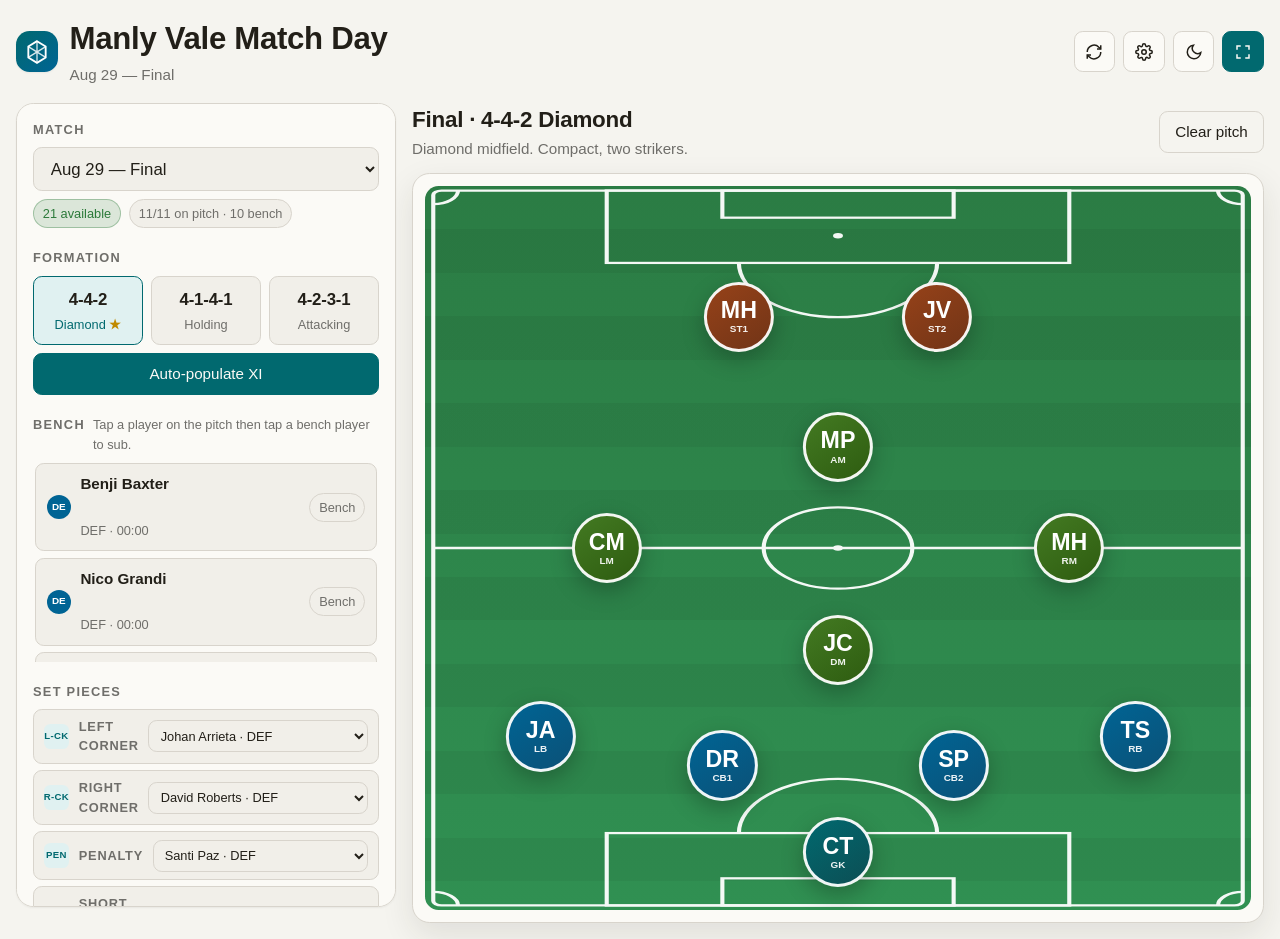
<file: index.html>
<!DOCTYPE html>
<html lang="en" data-theme="light">
<head>
  <meta charset="UTF-8" />
  <meta name="viewport" content="width=device-width, initial-scale=1.0, viewport-fit=cover" />
  <meta name="theme-color" content="#01696f" />
  <title>Manly Vale — Match Day</title>
  <link rel="icon" href="data:image/svg+xml,%3Csvg xmlns='http://www.w3.org/2000/svg' viewBox='0 0 24 24'%3E%3Cpath fill='%2301696f' d='M12 2 20 7v10l-8 5-8-5V7z'/%3E%3C/svg%3E"/>
  <link href="https://api.fontshare.com/v2/css?f[]=satoshi@400,500,700,900&display=swap" rel="stylesheet">
  <link rel="stylesheet" href="app.css">
</head>
<body>
  <main class="app" id="appRoot">
    <header class="topbar">
      <div class="brand">
        <div class="brand-mark" aria-hidden="true">
          <svg width="26" height="26" viewBox="0 0 24 24" fill="none" stroke="currentColor" stroke-width="1.7">
            <path d="M12 2L20 7V17L12 22L4 17V7L12 2Z"/>
            <path d="M12 2V22M4 7L20 17M20 7L4 17" stroke-width="1.2" opacity="0.85"/>
          </svg>
        </div>
        <div>
          <h1>Manly Vale Match Day</h1>
          <p id="brandSubtitle">Pick the match, set the formation, run the game.</p>
        </div>
      </div>
      <div class="topbar-actions">
        <button class="icon-btn" id="syncBtn" title="Sync from Google Sheet" aria-label="Sync from Google Sheet">
          <svg width="18" height="18" viewBox="0 0 24 24" fill="none" stroke="currentColor" stroke-width="2"><path d="M3 12a9 9 0 0 1 15.5-6.3L21 8"/><path d="M21 3v5h-5"/><path d="M21 12a9 9 0 0 1-15.5 6.3L3 16"/><path d="M3 21v-5h5"/></svg>
          <span class="sr-only">Sync</span>
        </button>
        <button class="icon-btn" id="setupBtn" title="Setup squad &amp; fixtures" aria-label="Setup">
          <svg width="18" height="18" viewBox="0 0 24 24" fill="none" stroke="currentColor" stroke-width="2"><circle cx="12" cy="12" r="3"/><path d="M19.4 15a1.65 1.65 0 0 0 .33 1.82l.06.06a2 2 0 1 1-2.83 2.83l-.06-.06a1.65 1.65 0 0 0-1.82-.33 1.65 1.65 0 0 0-1 1.51V21a2 2 0 1 1-4 0v-.09a1.65 1.65 0 0 0-1-1.51 1.65 1.65 0 0 0-1.82.33l-.06.06a2 2 0 1 1-2.83-2.83l.06-.06a1.65 1.65 0 0 0 .33-1.82 1.65 1.65 0 0 0-1.51-1H3a2 2 0 1 1 0-4h.09a1.65 1.65 0 0 0 1.51-1 1.65 1.65 0 0 0-.33-1.82l-.06-.06a2 2 0 1 1 2.83-2.83l.06.06a1.65 1.65 0 0 0 1.82.33H9a1.65 1.65 0 0 0 1-1.51V3a2 2 0 1 1 4 0v.09a1.65 1.65 0 0 0 1 1.51 1.65 1.65 0 0 0 1.82-.33l.06-.06a2 2 0 1 1 2.83 2.83l-.06.06a1.65 1.65 0 0 0-.33 1.82V9a1.65 1.65 0 0 0 1.51 1H21a2 2 0 1 1 0 4h-.09a1.65 1.65 0 0 0-1.51 1z"/></svg>
        </button>
        <button class="icon-btn" id="themeBtn" title="Toggle theme" aria-label="Toggle theme">
          <svg width="18" height="18" viewBox="0 0 24 24" fill="none" stroke="currentColor" stroke-width="2"><path d="M21 12.79A9 9 0 1 1 11.21 3 7 7 0 0 0 21 12.79z"/></svg>
        </button>
        <button class="icon-btn primary" id="fullscreenBtn" title="Fullscreen presentation" aria-label="Fullscreen">
          <svg width="18" height="18" viewBox="0 0 24 24" fill="none" stroke="currentColor" stroke-width="2"><path d="M4 9V4h5"/><path d="M20 9V4h-5"/><path d="M4 15v5h5"/><path d="M20 15v5h-5"/></svg>
        </button>
      </div>
    </header>

    <section class="layout">
      <!-- LEFT: control panel -->
      <aside class="panel control-panel">
        <!-- Match selector -->
        <div class="control-block">
          <label class="control-label" for="matchSelect">Match</label>
          <select id="matchSelect" class="select"></select>
          <div class="match-meta">
            <span id="availableCount" class="chip chip-success">0 available</span>
            <span id="benchCount" class="chip">0 on bench</span>
          </div>
        </div>

        <!-- Formation selector -->
        <div class="control-block">
          <label class="control-label">Formation</label>
          <div class="formation-row">
            <button class="formation-btn" data-formation="442-diamond">
              <strong>4-4-2</strong>
              <span>Diamond <em>★</em></span>
            </button>
            <button class="formation-btn" data-formation="4141">
              <strong>4-1-4-1</strong>
              <span>Holding</span>
            </button>
            <button class="formation-btn" data-formation="4231">
              <strong>4-2-3-1</strong>
              <span>Attacking</span>
            </button>
          </div>
          <button class="btn primary full" id="autoPopulateBtn">Auto-populate XI</button>
        </div>

        <!-- Bench -->
        <div class="control-block">
          <div class="control-label-row">
            <label class="control-label">Bench</label>
            <span class="hint">Tap a player on the pitch then tap a bench player to sub.</span>
          </div>
          <div id="benchList" class="bench-list"></div>
        </div>

        <!-- Set pieces -->
        <div class="control-block">
          <label class="control-label">Set pieces</label>
          <div id="setPieceList" class="setpiece-list"></div>
        </div>

        <!-- Timer & minutes -->
        <div class="control-block">
          <label class="control-label">Match timer</label>
          <div class="timer-card">
            <div class="timer-display" id="timerDisplay">00:00</div>
            <div class="timer-buttons">
              <button class="btn primary" id="timerToggleBtn">Start</button>
              <button class="btn secondary" id="timerResetBtn">Reset</button>
            </div>
            <div class="timer-progress"><div id="timerBar"></div></div>
            <p class="hint" id="timerHint">45-minute half. Subs are tracked automatically.</p>
          </div>
          <div class="control-label-row" style="margin-top: var(--space-3)">
            <label class="control-label">Minutes played</label>
            <button class="link-btn" id="exportMinutesBtn">Export</button>
          </div>
          <div id="minutesList" class="minutes-list"></div>
        </div>
      </aside>

      <!-- RIGHT: pitch -->
      <section class="field-wrap">
        <div class="field-top">
          <div>
            <h2 id="formationTitle">Formation</h2>
            <p id="formationSubtitle" class="muted">Pick a match and a formation to start.</p>
          </div>
          <div class="field-actions">
            <button class="btn ghost" id="clearBoardBtn">Clear pitch</button>
          </div>
        </div>
        <div class="pitch-card">
          <div class="pitch" id="pitch">
            <svg class="pitch-lines" viewBox="0 0 100 160" preserveAspectRatio="none" aria-hidden="true">
              <rect x="1" y="1" width="98" height="158" fill="none" stroke="white" stroke-width="0.5" rx="1"/>
              <line x1="1" y1="80" x2="99" y2="80" stroke="white" stroke-width="0.5"/>
              <circle cx="50" cy="80" r="9" fill="none" stroke="white" stroke-width="0.5"/>
              <circle cx="50" cy="80" r="0.6" fill="white"/>
              <!-- top box -->
              <rect x="22" y="1" width="56" height="16" fill="none" stroke="white" stroke-width="0.5"/>
              <rect x="36" y="1" width="28" height="6" fill="none" stroke="white" stroke-width="0.5"/>
              <circle cx="50" cy="11" r="0.6" fill="white"/>
              <path d="M 38 17 A 9 9 0 0 0 62 17" fill="none" stroke="white" stroke-width="0.5"/>
              <!-- bottom box -->
              <rect x="22" y="143" width="56" height="16" fill="none" stroke="white" stroke-width="0.5"/>
              <rect x="36" y="153" width="28" height="6" fill="none" stroke="white" stroke-width="0.5"/>
              <circle cx="50" cy="149" r="0.6" fill="white"/>
              <path d="M 38 143 A 9 9 0 0 1 62 143" fill="none" stroke="white" stroke-width="0.5"/>
              <!-- corners -->
              <path d="M 1 4 A 3 3 0 0 0 4 1" fill="none" stroke="white" stroke-width="0.5"/>
              <path d="M 96 1 A 3 3 0 0 0 99 4" fill="none" stroke="white" stroke-width="0.5"/>
              <path d="M 1 156 A 3 3 0 0 1 4 159" fill="none" stroke="white" stroke-width="0.5"/>
              <path d="M 96 159 A 3 3 0 0 1 99 156" fill="none" stroke="white" stroke-width="0.5"/>
            </svg>
            <div class="pitch-overlay" id="pitchOverlay"></div>
          </div>
        </div>
      </section>
    </section>
  </main>

  <!-- Fullscreen presentation overlay -->
  <div class="fs" id="fullscreen" hidden>
    <div class="fs-pitch-card">
      <div class="pitch" id="pitchFs">
        <svg class="pitch-lines" viewBox="0 0 100 160" preserveAspectRatio="none" aria-hidden="true">
          <rect x="1" y="1" width="98" height="158" fill="none" stroke="white" stroke-width="0.5" rx="1"/>
          <line x1="1" y1="80" x2="99" y2="80" stroke="white" stroke-width="0.5"/>
          <circle cx="50" cy="80" r="9" fill="none" stroke="white" stroke-width="0.5"/>
          <circle cx="50" cy="80" r="0.6" fill="white"/>
          <rect x="22" y="1" width="56" height="16" fill="none" stroke="white" stroke-width="0.5"/>
          <rect x="36" y="1" width="28" height="6" fill="none" stroke="white" stroke-width="0.5"/>
          <circle cx="50" cy="11" r="0.6" fill="white"/>
          <path d="M 38 17 A 9 9 0 0 0 62 17" fill="none" stroke="white" stroke-width="0.5"/>
          <rect x="22" y="143" width="56" height="16" fill="none" stroke="white" stroke-width="0.5"/>
          <rect x="36" y="153" width="28" height="6" fill="none" stroke="white" stroke-width="0.5"/>
          <circle cx="50" cy="149" r="0.6" fill="white"/>
          <path d="M 38 143 A 9 9 0 0 1 62 143" fill="none" stroke="white" stroke-width="0.5"/>
          <path d="M 1 4 A 3 3 0 0 0 4 1" fill="none" stroke="white" stroke-width="0.5"/>
          <path d="M 96 1 A 3 3 0 0 0 99 4" fill="none" stroke="white" stroke-width="0.5"/>
          <path d="M 1 156 A 3 3 0 0 1 4 159" fill="none" stroke="white" stroke-width="0.5"/>
          <path d="M 96 159 A 3 3 0 0 1 99 156" fill="none" stroke="white" stroke-width="0.5"/>
        </svg>
        <div class="pitch-overlay" id="pitchFsOverlay"></div>
        <div class="setpiece-banner" id="setPieceBanner" hidden>
          <div class="setpiece-label" id="setPieceLabel">LEFT CORNER</div>
          <div class="setpiece-player" id="setPiecePlayer">—</div>
        </div>
      </div>
      <div class="fs-hud-top">
        <button class="hud-btn" id="fsExitBtn" title="Exit fullscreen (Esc)">EXIT</button>
        <div class="fs-clock" id="fsClock">00:00</div>
        <button class="hud-btn" id="fsTimerBtn" title="Start/pause timer">▶</button>
        <button class="hud-btn" id="fsFormationBtn" title="Cycle formation">4-4-2</button>
        <button class="hud-btn" id="fsSubBtn" title="Substitution">SUB</button>
      </div>
      <button class="hud-next" id="fsNextBtn" title="Next play">
        <span id="fsNextLabel">NEXT</span>
        <svg width="14" height="14" viewBox="0 0 24 24" fill="none" stroke="currentColor" stroke-width="2"><path d="M9 18l6-6-6-6"/></svg>
      </button>
      <div class="fs-sub-drawer" id="fsSubDrawer" hidden>
        <div class="fs-sub-drawer-head">
          <strong id="fsSubDrawerTitle">Substitution</strong>
          <button class="hud-btn ghost" id="fsSubDrawerClose">Close</button>
        </div>
        <div class="fs-bench-list" id="fsBenchList"></div>
      </div>
    </div>
  </div>

  <!-- Setup drawer -->
  <div class="drawer" id="setupDrawer" hidden>
    <div class="drawer-backdrop" data-close="setup"></div>
    <div class="drawer-panel" role="dialog" aria-label="Setup">
      <div class="drawer-head">
        <h2>Setup</h2>
        <button class="icon-btn" data-close="setup" aria-label="Close">
          <svg width="18" height="18" viewBox="0 0 24 24" fill="none" stroke="currentColor" stroke-width="2"><path d="M18 6L6 18M6 6l12 12"/></svg>
        </button>
      </div>
      <div class="drawer-tabs">
        <button class="drawer-tab active" data-tab="squad">Squad</button>
        <button class="drawer-tab" data-tab="fixtures">Fixtures</button>
        <button class="drawer-tab" data-tab="availability">Availability</button>
        <button class="drawer-tab" data-tab="sheet">Sheet</button>
      </div>
      <div class="drawer-body">
        <section class="drawer-section" data-section="squad">
          <p class="muted">One player per line: <code>Name / Position</code> (GK, DEF, MID, FWD).</p>
          <textarea id="squadInput" rows="18"></textarea>
          <div class="drawer-actions">
            <button class="btn primary" id="saveSquadBtn">Save squad</button>
            <button class="btn ghost" id="resetSquadBtn">Reset to defaults</button>
          </div>
        </section>
        <section class="drawer-section" data-section="fixtures" hidden>
          <p class="muted">One match per line: <code>Date / Opponent</code>.</p>
          <textarea id="fixturesInput" rows="18"></textarea>
          <div class="drawer-actions">
            <button class="btn primary" id="saveFixturesBtn">Save fixtures</button>
            <button class="btn ghost" id="resetFixturesBtn">Reset to defaults</button>
          </div>
        </section>
        <section class="drawer-section" data-section="availability" hidden>
          <p class="muted">Set availability per match. <strong>Y</strong> and <strong>BEERS</strong> count as available.</p>
          <div class="avail-controls">
            <select id="availMatchSelect" class="select"></select>
            <button class="btn ghost" id="availAllYesBtn">All Y</button>
            <button class="btn ghost" id="availAllNoBtn">All NO</button>
          </div>
          <div id="availabilityGrid" class="availability-grid"></div>
        </section>
        <section class="drawer-section" data-section="sheet" hidden>
          <p class="muted">The Google Sheet must be shared as <em>Anyone with the link can view</em>. Sync pulls availability where a player row matches by name.</p>
          <label class="control-label">Sheet ID</label>
          <input type="text" id="sheetIdInput" class="input" placeholder="1icq6EY1_dcMObs..." />
          <label class="control-label">Range (default A1:AI30)</label>
          <input type="text" id="sheetRangeInput" class="input" placeholder="A1:AI30" />
          <p class="hint">Sync replaces fixtures, squad, and availability with what's in the sheet. Match minutes already played are preserved by date.</p>
          <div class="drawer-actions">
            <button class="btn primary" id="syncNowBtn">Sync now</button>
            <button class="btn ghost" id="forgetSheetBtn">Forget</button>
          </div>
          <div id="syncLog" class="sync-log"></div>
        </section>
      </div>
    </div>
  </div>

  <!-- Toast -->
  <div class="toast" id="toast" hidden></div>

  <script type="module" src="app.js"></script>
</body>
</html>
</file>
<file: app.css>
/* =========================================================
   Manly Vale Match Day — styles
   ========================================================= */

:root, [data-theme="light"] {
  --text-xs: clamp(0.72rem, 0.68rem + 0.18vw, 0.8rem);
  --text-sm: clamp(0.85rem, 0.78rem + 0.3vw, 0.95rem);
  --text-base: clamp(0.95rem, 0.9rem + 0.25vw, 1.05rem);
  --text-lg: clamp(1.1rem, 0.98rem + 0.6vw, 1.4rem);
  --text-xl: clamp(1.35rem, 1.15rem + 1vw, 2rem);
  --text-2xl: clamp(2rem, 1.5rem + 2vw, 3rem);
  --space-1: 0.25rem; --space-2: 0.5rem; --space-3: 0.75rem; --space-4: 1rem; --space-5: 1.25rem; --space-6: 1.5rem; --space-8: 2rem;
  --color-bg: #f5f4ef;
  --color-surface: #fbfaf6;
  --color-surface-2: #f1efe9;
  --color-surface-3: #e9e6df;
  --color-border: #d8d4cc;
  --color-text: #221f18;
  --color-text-muted: #6f6e6a;
  --color-text-inverse: #fbfaf6;
  --color-primary: #01696f;
  --color-primary-soft: #e0f1f1;
  --color-blue: #006494;
  --color-amber: #c08a00;
  --color-rose: #b34a4a;
  --color-green: #2c7a3a;
  --radius-sm: 0.4rem; --radius-md: 0.55rem; --radius-lg: 0.85rem; --radius-xl: 1.1rem; --radius-full: 9999px;
  --shadow-sm: 0 1px 2px rgba(40,37,29,.06);
  --shadow-md: 0 12px 32px rgba(40,37,29,.10);
  --shadow-lg: 0 22px 60px rgba(40,37,29,.18);
  --transition: 180ms cubic-bezier(0.16,1,0.3,1);
  --font-body: 'Satoshi', -apple-system, BlinkMacSystemFont, 'Segoe UI', Arial, sans-serif;
  --pitch-grass-a: #2b7c44;
  --pitch-grass-b: #309052;
}

[data-theme="dark"] {
  --color-bg: #0e0e0c;
  --color-surface: #16161480;
  --color-surface-2: #1c1b19;
  --color-surface-3: #242220;
  --color-border: #353330;
  --color-text: #e6e4df;
  --color-text-muted: #97958f;
  --color-text-inverse: #0e0e0c;
  --color-primary: #4f98a3;
  --color-primary-soft: #133c40;
  --color-blue: #5591c7;
  --color-amber: #d6a64f;
  --shadow-sm: 0 1px 2px rgba(0,0,0,.25);
  --shadow-md: 0 12px 36px rgba(0,0,0,.45);
  --shadow-lg: 0 22px 60px rgba(0,0,0,.55);
  --pitch-grass-a: #1f5e34;
  --pitch-grass-b: #267342;
}

* { box-sizing: border-box; }
[hidden] { display: none !important; }
html, body { margin: 0; padding: 0; }
body {
  min-height: 100vh;
  font-family: var(--font-body);
  font-size: var(--text-base);
  line-height: 1.5;
  background: var(--color-bg);
  color: var(--color-text);
  -webkit-font-smoothing: antialiased;
}
button, textarea, input, select { font: inherit; color: inherit; }
button { cursor: pointer; border: none; background: none; }
.sr-only { position: absolute; width: 1px; height: 1px; padding: 0; margin: -1px; overflow: hidden; clip: rect(0,0,0,0); border: 0; }
code { font-family: ui-monospace, SFMono-Regular, Menlo, monospace; font-size: 0.85em; background: var(--color-surface-2); padding: 0.05rem 0.3rem; border-radius: 0.25rem; }
em { font-style: normal; color: var(--color-amber); font-weight: 700; }

/* ---------- Layout ---------- */
.app {
  max-width: 1500px;
  margin: 0 auto;
  padding: var(--space-4);
  display: grid;
  gap: var(--space-4);
}

.topbar {
  display: flex;
  align-items: center;
  justify-content: space-between;
  gap: var(--space-3);
}
.brand { display: flex; align-items: center; gap: var(--space-3); min-width: 0; }
.brand-mark {
  width: 2.6rem; height: 2.6rem;
  border-radius: 0.85rem;
  display: grid; place-items: center;
  color: white;
  background: linear-gradient(135deg, var(--color-primary), var(--color-blue));
  box-shadow: var(--shadow-sm);
  flex-shrink: 0;
}
.brand h1 { margin: 0; font-size: var(--text-xl); letter-spacing: -0.01em; }
.brand p { margin: 0.1rem 0 0; color: var(--color-text-muted); font-size: var(--text-sm); }

.topbar-actions { display: flex; gap: var(--space-2); flex-shrink: 0; }

.icon-btn {
  width: 2.6rem; height: 2.6rem;
  border-radius: var(--radius-md);
  background: var(--color-surface);
  border: 1px solid var(--color-border);
  color: var(--color-text);
  display: grid; place-items: center;
  transition: transform var(--transition), background var(--transition), border-color var(--transition);
}
.icon-btn:hover { transform: translateY(-1px); border-color: var(--color-primary); color: var(--color-primary); }
.icon-btn.primary { background: var(--color-primary); color: var(--color-text-inverse); border-color: var(--color-primary); }
.icon-btn.primary:hover { color: var(--color-text-inverse); }
.icon-btn.spin svg { animation: spin 0.9s linear infinite; }
@keyframes spin { to { transform: rotate(360deg); } }

.layout {
  display: grid;
  grid-template-columns: minmax(320px, 380px) minmax(0, 1fr);
  gap: var(--space-4);
  align-items: start;
}

.panel {
  background: var(--color-surface);
  border: 1px solid var(--color-border);
  border-radius: var(--radius-xl);
  box-shadow: var(--shadow-sm);
  overflow: hidden;
}

.control-panel {
  padding: var(--space-4);
  display: grid;
  gap: var(--space-5);
  max-height: calc(100vh - 6rem);
  overflow-y: auto;
  position: sticky;
  top: var(--space-4);
}
.control-panel::-webkit-scrollbar { width: 8px; }
.control-panel::-webkit-scrollbar-thumb { background: var(--color-border); border-radius: 99px; }

.control-block { display: grid; gap: var(--space-2); }
.control-label {
  font-size: var(--text-xs);
  text-transform: uppercase;
  letter-spacing: 0.1em;
  color: var(--color-text-muted);
  font-weight: 700;
}
.control-label-row { display: flex; justify-content: space-between; align-items: baseline; gap: var(--space-2); }
.hint { color: var(--color-text-muted); font-size: var(--text-xs); margin: 0; }

/* ---------- Inputs ---------- */
.select, .input, textarea {
  width: 100%;
  background: var(--color-surface-2);
  border: 1px solid var(--color-border);
  border-radius: var(--radius-md);
  padding: 0.65rem 0.8rem;
  color: var(--color-text);
  transition: border-color var(--transition), box-shadow var(--transition);
}
.select:focus, .input:focus, textarea:focus {
  outline: none;
  border-color: var(--color-primary);
  box-shadow: 0 0 0 3px var(--color-primary-soft);
}
textarea { font-family: ui-monospace, SFMono-Regular, Menlo, monospace; font-size: 0.85rem; line-height: 1.6; resize: vertical; min-height: 200px; }

.match-meta { display: flex; gap: var(--space-2); flex-wrap: wrap; }
.chip {
  display: inline-flex;
  align-items: center;
  gap: 0.3rem;
  padding: 0.25rem 0.55rem;
  border-radius: var(--radius-full);
  background: var(--color-surface-2);
  border: 1px solid var(--color-border);
  font-size: var(--text-xs);
  color: var(--color-text-muted);
}
.chip-success { background: color-mix(in srgb, var(--color-green) 15%, transparent); color: var(--color-green); border-color: color-mix(in srgb, var(--color-green) 35%, transparent); }
.chip-warn { background: color-mix(in srgb, var(--color-amber) 15%, transparent); color: var(--color-amber); border-color: color-mix(in srgb, var(--color-amber) 35%, transparent); }

/* ---------- Buttons ---------- */
.btn {
  min-height: 2.5rem;
  padding: 0.55rem 0.95rem;
  border-radius: var(--radius-md);
  background: var(--color-surface-2);
  color: var(--color-text);
  border: 1px solid var(--color-border);
  transition: transform var(--transition), background var(--transition), border-color var(--transition);
  font-weight: 500;
  font-size: var(--text-sm);
}
.btn:hover { transform: translateY(-1px); border-color: var(--color-primary); }
.btn.primary { background: var(--color-primary); color: var(--color-text-inverse); border-color: var(--color-primary); }
.btn.primary:hover { background: color-mix(in srgb, var(--color-primary) 88%, black); }
.btn.secondary { background: var(--color-surface-3); }
.btn.ghost { background: transparent; }
.btn.full { width: 100%; }
.btn.danger { color: var(--color-rose); border-color: color-mix(in srgb, var(--color-rose) 50%, transparent); }
.link-btn { background: transparent; color: var(--color-primary); padding: 0; font-size: var(--text-xs); text-decoration: underline; }

/* ---------- Formation row ---------- */
.formation-row {
  display: grid;
  grid-template-columns: repeat(3, 1fr);
  gap: var(--space-2);
}
.formation-btn {
  display: grid;
  gap: 0.15rem;
  padding: 0.65rem 0.5rem;
  border-radius: var(--radius-md);
  background: var(--color-surface-2);
  border: 1px solid var(--color-border);
  text-align: center;
  transition: all var(--transition);
}
.formation-btn:hover { border-color: var(--color-primary); transform: translateY(-1px); }
.formation-btn strong { font-size: var(--text-base); letter-spacing: -0.01em; }
.formation-btn span { font-size: var(--text-xs); color: var(--color-text-muted); }
.formation-btn.active { border-color: var(--color-primary); background: var(--color-primary-soft); color: var(--color-text); }
.formation-btn.active span { color: var(--color-primary); }

/* ---------- Bench ---------- */
.bench-list {
  display: grid;
  gap: 0.4rem;
  max-height: 200px;
  overflow-y: auto;
  padding: 0.1rem;
}
.bench-item {
  display: grid;
  grid-template-columns: auto 1fr auto;
  align-items: center;
  gap: 0.6rem;
  padding: 0.55rem 0.7rem;
  border-radius: var(--radius-md);
  background: var(--color-surface-2);
  border: 1px solid var(--color-border);
  text-align: left;
  transition: all var(--transition);
  font-size: var(--text-sm);
  color: var(--color-text);
  width: 100%;
}
.bench-item:hover { border-color: var(--color-primary); background: var(--color-surface); }
.bench-item.swap-target { border-color: var(--color-amber); background: color-mix(in srgb, var(--color-amber) 10%, transparent); }
.bench-pip {
  width: 1.5rem; height: 1.5rem;
  border-radius: 50%;
  display: grid; place-items: center;
  font-size: 0.62rem; font-weight: 700; color: white;
  background: var(--pip-bg, var(--color-primary));
}
.bench-item strong { display: block; font-size: var(--text-sm); font-weight: 600; }
.bench-item small { color: var(--color-text-muted); font-size: var(--text-xs); }
.bench-empty { color: var(--color-text-muted); font-size: var(--text-sm); text-align: center; padding: var(--space-3); border: 1px dashed var(--color-border); border-radius: var(--radius-md); }

/* ---------- Set pieces ---------- */
.setpiece-list { display: grid; gap: 0.4rem; }
.setpiece-row {
  display: grid;
  grid-template-columns: auto 1fr auto;
  align-items: center;
  gap: 0.6rem;
  padding: 0.45rem 0.6rem;
  border-radius: var(--radius-md);
  background: var(--color-surface-2);
  border: 1px solid var(--color-border);
}
.setpiece-row .setpiece-name { font-size: var(--text-xs); color: var(--color-text-muted); text-transform: uppercase; letter-spacing: 0.06em; font-weight: 700; }
.setpiece-row select { padding: 0.3rem 0.45rem; min-height: 2rem; font-size: var(--text-xs); }
.setpiece-icon {
  width: 1.6rem; height: 1.6rem;
  border-radius: var(--radius-sm);
  background: var(--color-primary-soft);
  color: var(--color-primary);
  display: grid; place-items: center;
  font-size: 0.6rem; font-weight: 800; letter-spacing: 0.04em;
}

/* ---------- Timer ---------- */
.timer-card {
  background: var(--color-surface-2);
  border: 1px solid var(--color-border);
  border-radius: var(--radius-lg);
  padding: var(--space-3);
  display: grid;
  gap: var(--space-2);
  text-align: center;
}
.timer-display {
  font-variant-numeric: tabular-nums;
  font-weight: 800;
  font-size: var(--text-2xl);
  letter-spacing: -0.02em;
  color: var(--color-text);
  line-height: 1;
  padding: 0.4rem 0;
}
.timer-display.warn { color: var(--color-amber); }
.timer-display.over { color: var(--color-rose); }
.timer-buttons { display: grid; grid-template-columns: 1fr auto; gap: var(--space-2); }
.timer-progress {
  height: 4px;
  background: var(--color-surface-3);
  border-radius: 99px;
  overflow: hidden;
}
.timer-progress > div {
  height: 100%;
  background: linear-gradient(90deg, var(--color-primary), var(--color-blue));
  width: 0;
  transition: width 0.5s linear;
}

/* ---------- Minutes ---------- */
.minutes-list {
  display: grid;
  gap: 0.3rem;
  max-height: 240px;
  overflow-y: auto;
}
.minute-row {
  display: grid;
  grid-template-columns: 1fr auto auto;
  align-items: center;
  gap: 0.6rem;
  padding: 0.4rem 0.6rem;
  border-radius: var(--radius-sm);
  background: var(--color-surface-2);
  font-size: var(--text-xs);
}
.minute-row.on-pitch { border-left: 2px solid var(--color-green); padding-left: 0.5rem; background: color-mix(in srgb, var(--color-green) 6%, var(--color-surface-2)); }
.minute-row .mins { font-variant-numeric: tabular-nums; font-weight: 700; }

/* ---------- Field ---------- */
.field-wrap { display: grid; gap: var(--space-3); }
.field-top {
  display: flex;
  justify-content: space-between;
  align-items: center;
  gap: var(--space-3);
  flex-wrap: wrap;
}
.field-top h2 { margin: 0; font-size: var(--text-lg); letter-spacing: -0.01em; }
.field-top p { margin: 0.1rem 0 0; color: var(--color-text-muted); font-size: var(--text-sm); }
.field-actions { display: flex; gap: var(--space-2); }
.muted { color: var(--color-text-muted); }

.pitch-card {
  background: var(--color-surface);
  border: 1px solid var(--color-border);
  border-radius: var(--radius-xl);
  box-shadow: var(--shadow-md);
  padding: var(--space-3);
}
.pitch {
  position: relative;
  width: 100%;
  aspect-ratio: 10 / 16;
  max-height: calc(100vh - 11rem);
  border-radius: var(--radius-lg);
  overflow: hidden;
  background:
    repeating-linear-gradient(180deg, transparent 0, transparent 6%, rgba(0,0,0,0.05) 6%, rgba(0,0,0,0.05) 12%),
    linear-gradient(to bottom, var(--pitch-grass-a), var(--pitch-grass-b));
  user-select: none;
  touch-action: none;
}
.pitch-lines {
  position: absolute;
  inset: 0;
  width: 100%; height: 100%;
  pointer-events: none;
  opacity: 0.95;
}
.pitch-overlay { position: absolute; inset: 0; }

/* ---------- Markers ---------- */
.marker {
  position: absolute;
  width: clamp(58px, 8.5%, 84px);
  aspect-ratio: 1;
  transform: translate(-50%, -50%);
  border-radius: 50%;
  display: grid;
  align-content: center;
  text-align: center;
  padding: 0.3rem;
  color: white;
  font-weight: 700;
  font-size: clamp(0.62rem, 0.9vw, 0.78rem);
  line-height: 1.05;
  border: 3px solid rgba(255,255,255,0.94);
  box-shadow: 0 8px 22px rgba(0,0,0,0.25);
  background: linear-gradient(145deg, var(--marker-a), var(--marker-b));
  cursor: grab;
  touch-action: none;
  transition: box-shadow 200ms ease, border-color 200ms ease, transform 80ms ease-out;
}
.marker.dragging { cursor: grabbing; box-shadow: 0 18px 40px rgba(0,0,0,0.4); z-index: 30; }
.marker.selected { border-color: var(--color-amber); box-shadow: 0 0 0 4px color-mix(in srgb, var(--color-amber) 60%, transparent), 0 8px 22px rgba(0,0,0,0.3); }
.marker.setpiece-active { border-color: #ffd24a; box-shadow: 0 0 0 6px rgba(255,210,74,0.5), 0 10px 30px rgba(0,0,0,0.4); transform: translate(-50%, -50%) scale(1.08); z-index: 25; }
.marker .name {
  display: block;
  max-width: 100%;
  overflow: hidden;
  text-overflow: clip;
  white-space: nowrap;
  font-size: 1.45rem;
  line-height: 1;
  font-weight: 900;
  letter-spacing: 0;
}
.marker .pos {
  display: block;
  margin-top: 0.15rem;
  font-size: 0.62rem;
  line-height: 1;
  letter-spacing: 0;
  opacity: 0.92;
}
.marker .badge {
  position: absolute;
  bottom: -6px; right: -6px;
  background: var(--color-amber); color: white;
  border-radius: 99px;
  padding: 0.1rem 0.4rem;
  font-size: 0.55rem;
  font-weight: 800;
  letter-spacing: 0.04em;
  border: 2px solid var(--pitch-grass-b);
}

/* ---------- Fullscreen ---------- */
.fs {
  position: fixed; inset: 0;
  z-index: 1000;
  background: #0a0c0a;
  display: grid;
  place-items: center;
  padding: 0;
}
.fs-pitch-card {
  position: relative;
  width: 100vw;
  height: 100vh;
  height: 100dvh;
  display: grid;
  place-items: center;
}
.fs .pitch {
  width: min(calc((100vh - 1rem) * 10/16), 100vw);
  width: min(calc((100dvh - 1rem) * 10/16), 100vw);
  height: min(calc(100vw * 16/10), 100vh);
  height: min(calc(100vw * 16/10), 100dvh);
  max-height: 100dvh;
  aspect-ratio: 10 / 16;
  border-radius: 0;
}
.fs .marker {
  width: clamp(48px, 6.2vh, 78px);
  font-size: clamp(0.6rem, 1vh, 0.78rem);
  border-width: 3px;
  padding: 0.25rem;
}
.fs .marker .name { font-size: 1.35rem; }
.fs .marker .pos { font-size: 0.62rem; margin-top: 0.1rem; }

.fs-hud-top {
  position: absolute;
  top: 1rem; left: 50%;
  transform: translateX(-50%);
  display: flex;
  align-items: center;
  gap: 0.6rem;
  background: rgba(20,18,14,0.7);
  backdrop-filter: blur(10px);
  border-radius: var(--radius-full);
  padding: 0.4rem 0.6rem;
  border: 1px solid rgba(255,255,255,0.1);
  z-index: 20;
}
#fsExitBtn { background: rgba(255,255,255,0.16); border-color: rgba(255,255,255,0.25); }
#fsExitBtn:hover { background: var(--color-rose); }
.fs-clock {
  color: white;
  font-variant-numeric: tabular-nums;
  font-weight: 800;
  font-size: 1.4rem;
  letter-spacing: -0.01em;
  padding: 0 0.6rem;
  min-width: 4.2rem;
  text-align: center;
}
.fs-clock.warn { color: #ffd24a; }
.fs-clock.over { color: #ff6b6b; }
.hud-btn {
  min-width: 2.4rem;
  height: 2.4rem;
  padding: 0 0.7rem;
  border-radius: var(--radius-full);
  background: rgba(255,255,255,0.08);
  border: 1px solid rgba(255,255,255,0.12);
  color: white;
  font-weight: 700;
  font-size: 0.8rem;
  letter-spacing: 0.04em;
  display: grid; place-items: center;
  transition: background var(--transition), transform var(--transition);
}
.hud-btn:hover { background: rgba(255,255,255,0.18); transform: translateY(-1px); }
.hud-btn.ghost { background: transparent; border-color: transparent; }
.hud-btn.active { background: var(--color-amber); color: #1a1308; border-color: var(--color-amber); }

.hud-next {
  position: absolute;
  bottom: 1rem;
  right: 1rem;
  display: inline-flex;
  align-items: center;
  gap: 0.4rem;
  padding: 0.45rem 0.75rem;
  border-radius: var(--radius-full);
  background: rgba(20,18,14,0.45);
  backdrop-filter: blur(10px);
  color: rgba(255,255,255,0.7);
  border: 1px solid rgba(255,255,255,0.1);
  font-size: 0.75rem;
  font-weight: 700;
  letter-spacing: 0.1em;
  z-index: 20;
  transition: opacity var(--transition);
  opacity: 0.55;
}
.hud-next:hover { opacity: 1; color: white; }

.setpiece-banner {
  position: absolute;
  top: 5rem;
  left: 50%;
  transform: translateX(-50%);
  background: rgba(20,18,14,0.78);
  backdrop-filter: blur(12px);
  color: white;
  padding: 0.85rem 1.4rem;
  border-radius: var(--radius-lg);
  border: 1px solid rgba(255,210,74,0.4);
  text-align: center;
  z-index: 18;
  animation: popIn 200ms ease-out;
}
@keyframes popIn {
  from { opacity: 0; transform: translate(-50%, -8px); }
  to { opacity: 1; transform: translate(-50%, 0); }
}
.setpiece-label {
  font-size: 0.7rem;
  letter-spacing: 0.18em;
  color: #ffd24a;
  font-weight: 800;
  margin-bottom: 0.2rem;
}
.setpiece-player {
  font-size: 1.6rem;
  font-weight: 800;
  letter-spacing: -0.01em;
}

.fs-sub-drawer {
  position: absolute;
  bottom: 0; left: 0; right: 0;
  background: rgba(20,18,14,0.92);
  backdrop-filter: blur(14px);
  border-top: 1px solid rgba(255,255,255,0.1);
  padding: 1rem 1rem 1.4rem;
  color: white;
  z-index: 30;
  max-height: 60vh;
  overflow-y: auto;
  animation: slideUp 240ms ease-out;
}
@keyframes slideUp {
  from { transform: translateY(100%); }
  to { transform: translateY(0); }
}
.fs-sub-drawer-head { display: flex; justify-content: space-between; align-items: center; margin-bottom: 0.6rem; }
.fs-bench-list {
  display: grid;
  grid-template-columns: repeat(auto-fill, minmax(180px, 1fr));
  gap: 0.5rem;
}
.fs-bench-list .bench-item {
  background: rgba(255,255,255,0.08);
  border-color: rgba(255,255,255,0.1);
  color: white;
}
.fs-bench-list .bench-item small { color: rgba(255,255,255,0.55); }
.fs-bench-list .bench-item:hover { background: rgba(255,255,255,0.18); border-color: rgba(255,255,255,0.3); }

/* ---------- Drawer ---------- */
.drawer {
  position: fixed; inset: 0;
  z-index: 900;
  display: flex;
  justify-content: flex-end;
}
.drawer-backdrop {
  position: absolute; inset: 0;
  background: rgba(0,0,0,0.4);
  animation: fadeIn 200ms ease;
}
.drawer-panel {
  position: relative;
  width: min(560px, 100%);
  height: 100%;
  background: var(--color-surface);
  border-left: 1px solid var(--color-border);
  display: grid;
  grid-template-rows: auto auto 1fr;
  animation: slideInRight 240ms ease-out;
  box-shadow: var(--shadow-lg);
}
@keyframes fadeIn { from { opacity: 0; } to { opacity: 1; } }
@keyframes slideInRight { from { transform: translateX(100%); } to { transform: translateX(0); } }

.drawer-head {
  padding: var(--space-4);
  border-bottom: 1px solid var(--color-border);
  display: flex;
  justify-content: space-between;
  align-items: center;
}
.drawer-head h2 { margin: 0; font-size: var(--text-lg); }
.drawer-tabs {
  display: flex;
  gap: 0.2rem;
  padding: 0.5rem var(--space-4);
  border-bottom: 1px solid var(--color-border);
  overflow-x: auto;
}
.drawer-tab {
  padding: 0.45rem 0.75rem;
  border-radius: var(--radius-sm);
  font-size: var(--text-sm);
  color: var(--color-text-muted);
  font-weight: 500;
  white-space: nowrap;
}
.drawer-tab:hover { background: var(--color-surface-2); }
.drawer-tab.active { color: var(--color-primary); background: var(--color-primary-soft); }
.drawer-body {
  padding: var(--space-4);
  overflow-y: auto;
}
.drawer-section { display: grid; gap: var(--space-3); }
.drawer-actions { display: flex; gap: var(--space-2); flex-wrap: wrap; }
.avail-controls { display: grid; grid-template-columns: 1fr auto auto; gap: var(--space-2); align-items: center; }
.availability-grid { display: grid; gap: 0.35rem; max-height: 60vh; overflow-y: auto; padding: 0.1rem; }
.availability-row {
  display: grid;
  grid-template-columns: 1fr auto;
  align-items: center;
  gap: var(--space-2);
  padding: 0.45rem 0.6rem;
  border-radius: var(--radius-sm);
  border: 1px solid var(--color-border);
  background: var(--color-surface-2);
}
.availability-row strong { font-size: var(--text-sm); }
.availability-row small { color: var(--color-text-muted); font-size: var(--text-xs); }
.avail-segment { display: flex; gap: 0; }
.avail-seg-btn {
  padding: 0.28rem 0.5rem;
  font-size: 0.66rem;
  font-weight: 700;
  letter-spacing: 0.04em;
  border: 1px solid var(--color-border);
  background: var(--color-surface);
  color: var(--color-text-muted);
}
.avail-seg-btn:first-child { border-radius: var(--radius-sm) 0 0 var(--radius-sm); }
.avail-seg-btn:last-child { border-radius: 0 var(--radius-sm) var(--radius-sm) 0; }
.avail-seg-btn + .avail-seg-btn { border-left: none; }
.avail-seg-btn.active[data-val="Y"] { background: var(--color-green); color: white; border-color: var(--color-green); }
.avail-seg-btn.active[data-val="B"] { background: #c08a00; color: white; border-color: #c08a00; }
.avail-seg-btn.active[data-val="TBC"] { background: #5591c7; color: white; border-color: #5591c7; }
.avail-seg-btn.active[data-val="N"] { background: var(--color-rose); color: white; border-color: var(--color-rose); }

.sync-log {
  margin-top: var(--space-2);
  padding: var(--space-3);
  border-radius: var(--radius-md);
  background: var(--color-surface-2);
  border: 1px solid var(--color-border);
  font-family: ui-monospace, monospace;
  font-size: 0.8rem;
  white-space: pre-wrap;
  max-height: 200px;
  overflow-y: auto;
  color: var(--color-text-muted);
}

/* ---------- Toast ---------- */
.toast {
  position: fixed;
  bottom: 1.5rem;
  left: 50%;
  transform: translateX(-50%);
  background: var(--color-text);
  color: var(--color-text-inverse);
  padding: 0.7rem 1.1rem;
  border-radius: var(--radius-full);
  box-shadow: var(--shadow-md);
  font-size: var(--text-sm);
  font-weight: 600;
  z-index: 2000;
  animation: toastIn 200ms ease-out;
  max-width: 90vw;
}
@keyframes toastIn {
  from { opacity: 0; transform: translate(-50%, 8px); }
  to { opacity: 1; transform: translate(-50%, 0); }
}

/* ---------- Responsive ---------- */
@media (max-width: 1080px) {
  .layout { grid-template-columns: 1fr; }
  .control-panel { position: static; max-height: none; }
  .pitch { aspect-ratio: 5/7; }
}
@media (max-width: 640px) {
  .app { padding: var(--space-3); }
  .brand h1 { font-size: var(--text-lg); }
  .brand p { display: none; }
  .pitch-card { padding: var(--space-2); }
  .marker { font-size: 0.6rem; }
  .marker .name { font-size: 1.3rem; }
  .marker .pos { font-size: 0.58rem; }
}
</file>
